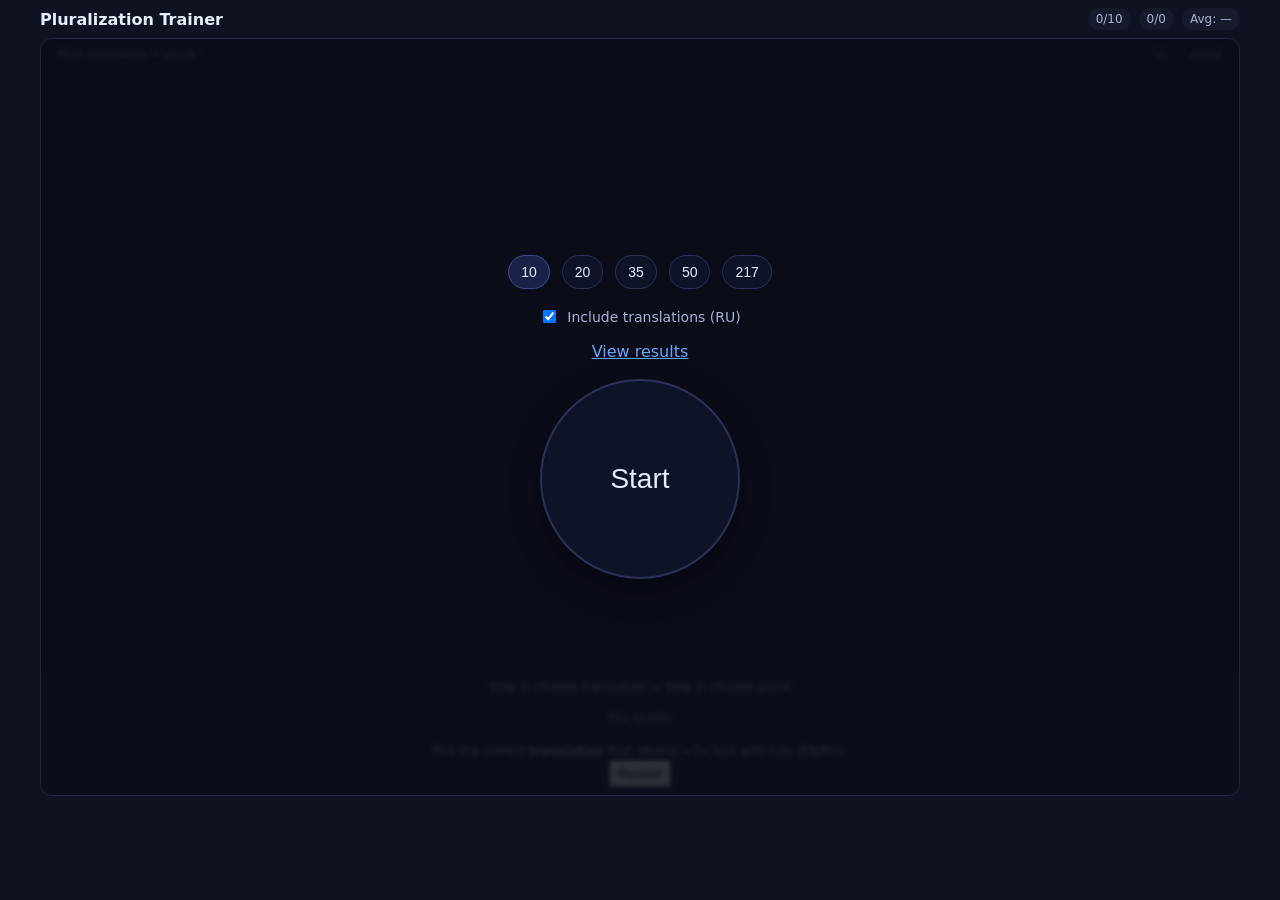
<file: index.html>
<!DOCTYPE html>
<html lang="en">
<head>
<meta charset="utf-8" />
<meta name="viewport" content="width=device-width, initial-scale=1" />
<title>Pluralization Trainer</title>
<style>
  :root{--bg:#0f1220;--card:#171a2b;--text:#e8ecff;--muted:#aab0d6;--accent:#6aa7ff;--bad:#ff6b6b;--good:#36d399}
  html,body{height:100%;margin:0;background:var(--bg);color:var(--text);font-family:Inter,system-ui,Segoe UI,Roboto,Arial}
  .wrap{max-width:1200px;margin:0 auto;padding:8px}
  header{display:flex;align-items:center;justify-content:space-between;gap:8px;margin-bottom:8px}
  h1{font-size:16px;margin:0;flex:1}
  .pill{background:var(--card);padding:4px 8px;border-radius:999px;font-size:12px;color:var(--muted)}
  .board{position:relative;height:84vh;min-height:560px;border:1px solid #242743;border-radius:12px;overflow:hidden;display:flex;flex-direction:column}
  .cloud{position:relative;flex:1;min-height:360px}
  .badge{position:absolute;top:6px;left:8px;background:#0e1328;border:1px solid #27305a;color:var(--muted);font-size:11px;padding:2px 8px;border-radius:999px;z-index:2}
  .status{position:absolute;top:6px;right:8px;display:flex;gap:6px;z-index:2}
  .status .s{background:#0e1328;border:1px solid #27305a;color:var(--muted);font-size:11px;padding:2px 8px;border-radius:999px}
  .status .ok{color:var(--good);border-color:#1f5a47}
  .cloud.locked{filter:grayscale(0.2) opacity(0.8)}
  .overlay{pointer-events:auto;position:absolute;inset:0;display:none}
  .overlay.show{display:block}
  .target{padding:6px;background:var(--card);border-top:1px solid #242743;display:flex;flex-direction:column;align-items:center}
  .word{font-size:20px;font-weight:bold}
  .small{font-size:12px;color:var(--muted)}
  .opt{position:absolute;padding:8px 12px;border-radius:12px;background:#141830;user-select:none;white-space:nowrap;transition:transform .15s ease, box-shadow .15s ease, opacity .2s ease}
  .opt .tag{font-size:10px;opacity:.7;margin-left:6px}
  .float{animation:float 8s ease-in-out infinite;will-change:transform}
  @keyframes float{0%{transform:translate(0,0)}50%{transform:translate(var(--dx,6px),var(--dy,6px))}100%{transform:translate(0,0)}}
  .msg{font-size:12px;color:var(--muted);margin-top:4px;max-width:1000px;text-align:center}
  .msg.bad{color:var(--bad)}
  .msg.good{color:var(--good)}
  .count{font-weight:700;margin-left:6px}
  button{padding:4px 8px;margin:2px}
  /* ===== Animations ===== */
  .opt.yay{animation:pop .45s ease-out}
  @keyframes pop{0%{transform:scale(1)}40%{transform:scale(1.18)}100%{transform:scale(1)}}
  .opt.nay{animation:shake .45s ease}
  @keyframes shake{0%,100%{transform:translateX(0)}15%{transform:translateX(-6px)}30%{transform:translateX(6px)}45%{transform:translateX(-5px)}60%{transform:translateX(5px)}75%{transform:translateX(-3px)}}
  .opt.flash-good{box-shadow:0 0 0 0 rgba(54,211,153,.6);animation:goodglow .6s ease}
  @keyframes goodglow{to{box-shadow:0 0 30px 12px rgba(54,211,153,0)}}
  .opt.flash-bad{box-shadow:0 0 0 0 rgba(255,107,107,.7);animation:badglow .6s ease}
  @keyframes badglow{to{box-shadow:0 0 30px 12px rgba(255,107,107,0)}}
  /* Negative smile overlay */
  .neg-smile{position:absolute;inset:0;display:flex;align-items:center;justify-content:center;font-size:5vw;color:var(--bad);pointer-events:none;opacity:0;transform:scale(0);transition:transform 1s ease, opacity 1s ease;z-index:1000}
  .neg-smile.show{opacity:0.8;transform:scale(10)}
  /* Fireworks (correct) */
  .fx{position:absolute;pointer-events:none;left:0;top:0;transform:translate(-50%,-50%);z-index:900}
  .fx i{position:absolute;width:6px;height:6px;border-radius:50%;opacity:0;animation:explode .8s ease-out forwards}
  .fx.ok i{background:var(--good)}
  @keyframes explode{0%{opacity:1;transform:rotate(calc(var(--a)*1deg)) translate(0) scale(1)}80%{opacity:.9}100%{opacity:0;transform:rotate(calc(var(--a)*1deg)) translate(var(--d)) scale(.6)}}
  /* Hide animation for non-selected after solve */
  .vanish{animation:vanish .25s ease forwards}
  @keyframes vanish{to{opacity:0;transform:scale(.9)}}
  /* Play button */
  .playbtn{margin-top:4px; font-size:16px; padding:10px 18px; border-radius:999px; border:1px solid #2b3157; background:#121630; color:var(--text); cursor:pointer}
  .playbtn:disabled{opacity:.5; cursor:not-allowed}
  /* Start screen */
  .start-overlay{position:absolute;inset:0;display:flex;align-items:center;justify-content:center;background:rgba(10,12,24,.85);backdrop-filter:blur(2px);z-index:1200}
  .start-panel{display:flex;flex-direction:column;gap:16px;align-items:center}
  .start-btn{width:200px;height:200px;border-radius:50%;border:2px solid #2b3157;background:#0e1328;color:var(--text);font-size:28px;cursor:pointer;display:flex;align-items:center;justify-content:center;box-shadow:0 10px 30px rgba(0,0,0,.35)}
  .start-btn:active{transform:scale(.98)}
  .row{display:flex;gap:8px;flex-wrap:wrap;justify-content:center}
  .chip{border:1px solid #2b3157;background:#0e1328;color:var(--text);padding:8px 12px;border-radius:999px;cursor:pointer;font-size:14px}
  .chip[aria-pressed="true"]{background:#1a2247;border-color:#3c4b93}
  .chip[disabled]{opacity:.45;cursor:not-allowed}
  .toggle{display:flex;align-items:center;gap:8px;color:var(--muted);font-size:14px}
  .link{color:var(--accent);cursor:pointer;text-decoration:underline}
</style>
</head>
<body>
<div class="wrap">
  <header>
    <h1>Pluralization Trainer</h1>
    <div class="pill" id="round">0/10</div>
    <div class="pill" id="score">0/0</div>
    <div class="pill" id="avg">Avg: —</div>
  </header>
  <div class="board" id="board">
    <div class="cloud" id="cloud">
      <div class="badge" id="badge">Find: translation → plural</div>
      <div class="status" id="status"><div class="s" id="sRu">ru</div><div class="s" id="sForm">plural</div></div>
    </div>
    <div class="overlay" id="overlay" aria-hidden="true"></div>
    <div class="neg-smile" id="negSmile">☹️</div>
    <!-- Start overlay -->
    <div class="start-overlay" id="startOverlay">
      <div class="start-panel" id="startPanel">
        <div class="row" id="countRow" aria-label="Word count">
          <button class="chip" data-n="10" aria-pressed="true">10</button>
          <button class="chip" data-n="20">20</button>
          <button class="chip" data-n="35">35</button>
          <button class="chip" data-n="50">50</button>
          <button class="chip" data-n="all" id="chipAll">All</button>
        </div>
        <label class="toggle"><input type="checkbox" id="toggleRu" checked /> Include translations (RU)</label>
        <div class="row">
          <span class="link" id="viewResultsLink">View results</span>
        </div>
        <button class="start-btn" id="startBtn">Start</button>
      </div>
    </div>
    <div class="target">
      <div class="small" id="direction">Step 1: choose translation → Step 2: choose plural</div>
      <button class="playbtn" id="playBtn" title="Play pronunciation" aria-label="Play pronunciation">Repeat</button>
      <div class="msg" id="tip">Pick the correct <b>translation</b> first. Wrong = 5s lock with rule (EN/RU).</div>
      <div>
        <button id="restart">Restart</button>
      </div>
    </div>
  </div>
</div>
<script>
// Short aliases for DOM lookups
const ge = id => document.getElementById(id);
const qs = sel => document.querySelector(sel);

// dataset index constants
const S=0,P=1,R=2,RU=3;
// Article helpers for singular speech
const UNCT = new Set(['ice','offspring']);
function needsArticle(w){ if(!w) return false; const x=w.toLowerCase(); return !UNCT.has(x); }
function pickArticle(w){ const x=(w||'').toLowerCase(); if(!needsArticle(x)) return ''; if(/^(honest|honor|honour|hour)/.test(x)) return 'an'; if(/^one/.test(x)) return 'a'; if(/^u[bcdfghjklmnpqrstvwxyz]/.test(x)) return 'a'; if(/^[aeiou]/.test(x)) return 'an'; return 'a'; }
function withArticle(w){ const a=pickArticle(w); return a? a+' '+w : w; }

// ---------------- Rules ----------------
const RULES = {
  addS: { en: "Regular nouns add -s (book → books).", ru: "Обычные существительные образуют множественное число с помощью -s (book → books)." },
  yToIes: { en: "Consonant + y → ies (city → cities).", ru: "Согласная + y → ies (city → cities)." },
  sibilantEs: { en: "Ends in s, x, z, ch, sh → add -es (bus → buses).", ru: "Окончание на s, x, z, ch, sh → добавляется -es (bus → buses)." },
  fToVes: { en: "-f/-fe → -ves (wife → wives, knife → knives).", ru: "Окончания -f/-fe меняются на -ves (wife → wives, knife → knives)." },
  oEs: { en: "Some -o nouns take -es (tomato → tomatoes); many take -s (photo → photos).", ru: "Некоторые слова на -o получают -es (tomato → tomatoes); многие — только -s (photo → photos)." },
  invariant: { en: "Same form in singular and plural (fish → fish, series → series).", ru: "Форма ед. и мн. числа совпадает (fish → fish, series → series)." },
  irregular: { en: "Irregular change (man → men, mouse → mice, person → people).", ru: "Неправильное образование (man → men, mouse → mice, person → people)." },
  latinGreek: { en: "Classical plural (analysis → analyses, criterion → criteria).", ru: "Классические формы (analysis → analyses, criterion → criteria)." },
  translation: { en: "Choose the correct Russian translation of the noun (meaning).", ru: "Выберите правильный перевод существительного на русский язык."}
};

// ---------------- Unified dataset: WORDS ----------------
// Each item now is an array: [singular, plural, ruleKey, russian]
const WORDS = [
  // Irregulars
  ['man','men','irregular','мужчина'],
  ['woman','women','irregular','женщина'],
  ['child','children','irregular','ребёнок'],
  ['person','people','irregular','человек'],
  ['mouse','mice','irregular','мышь'],
  ['foot','feet','irregular','ступня'],
  ['tooth','teeth','irregular','зуб'],
  ['goose','geese','irregular','гусь'],
  // f/fe → ves
  ['leaf','leaves','fToVes','лист'],
  ['wife','wives','fToVes','жена'],
  ['life','lives','fToVes','жизнь'],
  ['knife','knives','fToVes','нож'],
  ['half','halves','fToVes','половина'],
  ['shelf','shelves','fToVes','полка'],
  // Sibilant + es
  ['bus','buses','sibilantEs','автобус'],
  ['box','boxes','sibilantEs','коробка'],
  ['church','churches','sibilantEs','церковь'],
  ['class','classes','sibilantEs','класс'],
  ['glass','glasses','sibilantEs','стакан'],
  ['watch','watches','sibilantEs','часы'],
  ['match','matches','sibilantEs','спичка'],
  ['beach','beaches','sibilantEs','пляж'],
  ['dress','dresses','sibilantEs','платье'],
  ['kiss','kisses','sibilantEs','поцелуй'],
  // y → ies
  ['city','cities','yToIes','город'],
  ['story','stories','yToIes','рассказ'],
  ['baby','babies','yToIes','младенец'],
  ['berry','berries','yToIes','ягода'],
  ['lady','ladies','yToIes','дама'],
  ['country','countries','yToIes','страна'],
  ['family','families','yToIes','семья'],
  ['party','parties','yToIes','вечеринка'],
  ['body','bodies','yToIes','тело'],
  ['library','libraries','yToIes','библиотека'],
  ['sky','skies','yToIes','небо'],
  // -o words
  ['tomato','tomatoes','oEs','помидор'],
  ['potato','potatoes','oEs','картофель'],
  ['hero','heroes','oEs','герой'],
  ['echo','echoes','oEs','эхо'],
  ['mango','mangoes','oEs','манго'],
  ['volcano','volcanoes','oEs','вулкан'],
  ['photo','photos','addS','фото'],
  ['piano','pianos','addS','пианино'],
  ['radio','radios','addS','радио'],
  ['video','videos','addS','видео'],
  ['zoo','zoos','addS','зоопарк'],
  ['kangaroo','kangaroos','addS','кенгуру'],
  ['zero','zeros','addS','ноль'],
  // Invariant (zero-plural)
  ['fish','fish','invariant','рыба'],
  ['sheep','sheep','invariant','овца'],
  ['deer','deer','invariant','олень'],
  ['species','species','invariant','вид'],
  ['series','series','invariant','серия'],
  ['aircraft','aircraft','invariant','самолёт'],
  ['salmon','salmon','invariant','лосось'],
  ['trout','trout','invariant','форель'],
  ['swine','swine','invariant','свинья'],
  ['moose','moose','invariant','лось'],
  ['bison','bison','invariant','бизон'],
  ['offspring','offspring','invariant','потомство'],
  ['ice','ice','invariant','лёд'],
  // Regular addS (sample)
  ['book','books','addS','книга'],
  ['cat','cats','addS','кошка'],
  ['dog','dogs','addS','собака'],
  ['car','cars','addS','машина'],
  ['pen','pens','addS','ручка'],
  ['house','houses','addS','дом'],
  ['tree','trees','addS','дерево'],
  ['flower','flowers','addS','цветок'],
  ['river','rivers','addS','река'],
  ['school','schools','addS','школа'],
  ['chair','chairs','addS','стул'],
  ['desk','desks','addS','письменный стол'],
  ['shoe','shoes','addS','туфля'],
  ['door','doors','addS','дверь'],
  ['hat','hats','addS','шляпа'],
  ['apple','apples','addS','яблоко'],
  ['orange','oranges','addS','апельсин'],
  ['banana','bananas','addS','банан'],
  ['plate','plates','addS','тарелка'],
  ['cup','cups','addS','чашка'],
  ['day','days','addS','день'],
  ['toy','toys','addS','игрушка'],
  ['key','keys','addS','ключ'],
  ['valley','valleys','addS','долина'],
  ['monkey','monkeys','addS','обезьяна'],
  ['donkey','donkeys','addS','осёл'],
  ['boy','boys','addS','мальчик'],
  ['guy','guys','addS','парень'],
  ['holiday','holidays','addS','праздник'],
  ['chimney','chimneys','addS','дымоход'],
  ['journey','journeys','addS','путешествие'],
  ['essay','essays','addS','эссе'],
  ['delay','delays','addS','задержка'],
  ['roof','roofs','addS','крыша'],
  ['bag','bags','addS','сумка'],
  ['ball','balls','addS','мяч'],
  ['bank','banks','addS','банк'],
  ['bed','beds','addS','кровать'],
  ['bell','bells','addS','колокол'],
  ['bike','bikes','addS','велосипед'],
  ['bird','birds','addS','птица'],
  ['boat','boats','addS','лодка'],
  ['bridge','bridges','addS','мост'],
  ['brother','brothers','addS','брат'],
  ['cake','cakes','addS','торт'],
  ['call','calls','addS','звонок'],
  ['cap','caps','addS','кепка'],
  ['card','cards','addS','карта'],
  ['carpet','carpets','addS','ковёр'],
  ['chicken','chickens','addS','курица'],
  ['clock','clocks','addS','часы'],
  ['cloud','clouds','addS','облако'],
  ['coat','coats','addS','пальто'],
  ['color','colors','addS','цвет'],
  ['computer','computers','addS','компьютер'],
  ['cook','cooks','addS','повар'],
  ['dad','dads','addS','папа'],
  ['dance','dances','addS','танец'],
  ['doll','dolls','addS','кукла'],
  ['dream','dreams','addS','сон'],
  ['drink','drinks','addS','напиток'],
  ['ear','ears','addS','ухо'],
  ['egg','eggs','addS','яйцо'],
  ['eye','eyes','addS','глаз'],
  ['face','faces','addS','лицо'],
  ['farm','farms','addS','ферма'],
  ['father','fathers','addS','отец'],
  ['field','fields','addS','поле'],
  ['finger','fingers','addS','палец'],
  ['flag','flags','addS','флаг'],
  ['food','foods','addS','еда'],
  ['friend','friends','addS','друг'],
  ['game','games','addS','игра'],
  ['garden','gardens','addS','сад'],
  ['girl','girls','addS','девочка'],
  ['glove','gloves','addS','перчатка'],
  ['goat','goats','addS','коза'],
  ['grass','grasses','sibilantEs','трава'],
  ['ground','grounds','addS','земля'],
  ['group','groups','addS','группа'],
  ['hand','hands','addS','рука'],
  ['head','heads','addS','голова'],
  ['hill','hills','addS','холм'],
  ['home','homes','addS','дом'],
  ['horse','horses','addS','лошадь'],
  ['hospital','hospitals','addS','больница'],
  ['idea','ideas','addS','идея'],
  ['jam','jams','addS','варенье'],
  ['job','jobs','addS','работа'],
  ['kid','kids','addS','ребёнок'],
  ['king','kings','addS','король'],
  ['lake','lakes','addS','озеро'],
  ['leg','legs','addS','нога'],
  ['letter','letters','addS','письмо'],
  ['lip','lips','addS','губа'],
  ['lock','locks','addS','замок'],
  ['map','maps','addS','карта'],
  ['market','markets','addS','рынок'],
  ['moon','moons','addS','луна'],
  ['mother','mothers','addS','мать'],
  ['mountain','mountains','addS','гора'],
  ['mouth','mouths','addS','рот'],
  ['name','names','addS','имя'],
  ['nest','nests','addS','гнездо'],
  ['night','nights','addS','ночь'],
  ['nose','noses','addS','нос'],
  ['office','offices','addS','офис'],
  ['page','pages','addS','страница'],
  ['pain','pains','addS','боль'],
  ['paper','papers','addS','бумага'],
  ['park','parks','addS','парк'],
  ['pencil','pencils','addS','карандаш'],
  ['picture','pictures','addS','картинка'],
  ['pig','pigs','addS','свинья'],
  ['plane','planes','addS','самолёт'],
  ['plant','plants','addS','растение'],
  ['queen','queens','addS','королева'],
  ['question','questions','addS','вопрос'],
  ['rat','rats','addS','крыса'],
  ['road','roads','addS','дорога'],
  ['rock','rocks','addS','камень'],
  ['room','rooms','addS','комната'],
  ['rose','roses','addS','роза'],
  ['sea','seas','addS','море'],
  ['ship','ships','addS','корабль'],
  ['shirt','shirts','addS','рубашка'],
  ['shop','shops','addS','магазин'],
  ['sister','sisters','addS','сестра'],
  ['snake','snakes','addS','змея'],
  ['son','sons','addS','сын'],
  ['song','songs','addS','песня'],
  ['star','stars','addS','звезда'],
  ['stone','stones','addS','камень'],
  ['street','streets','addS','улица'],
  ['student','students','addS','студент'],
  ['sun','suns','addS','солнце'],
  ['table','tables','addS','стол'],
  ['teacher','teachers','addS','учитель'],
  ['team','teams','addS','команда'],
  ['thing','things','addS','вещь'],
  ['time','times','addS','время'],
  ['town','towns','addS','городок'],
  ['train','trains','addS','поезд'],
  ['tree','trees','addS','дерево'],
  ['way','ways','addS','путь'],
  ['week','weeks','addS','неделя'],
  ['window','windows','addS','окно'],
  ['wood','woods','addS','дерево'],
  ['word','words','addS','слово'],
  ['work','works','addS','работа'],
  ['year','years','addS','год'],
  ['airport','airports','addS','аэропорт'],
  ['airplane','airplanes','addS','самолёт'],
  ['animal','animals','addS','животное'],
  ['answer','answers','addS','ответ'],
  ['artist','artists','addS','художник']
];

// ---------------- Local "DB" (localStorage) ----------------
const DB_KEY = 'pluralTrainerResultsV1';
const ALL_KEY = 'pluralTrainerAllUnlocked';
function isAllUnlocked(){ return localStorage.getItem(ALL_KEY)==='1'; }
function setAllChipState(){
  const btn=ge('chipAll');
  if(!btn) return;
  const n=WORDS.length;
  btn.dataset.n=String(n);
  btn.textContent=String(n);
  btn.removeAttribute('disabled');
  btn.title='Use all words';
}
function loadResults(){ try{ return JSON.parse(localStorage.getItem(DB_KEY) || '[]'); }catch(e){ return []; } }
function saveResult(row){ const all=loadResults(); all.push(row); localStorage.setItem(DB_KEY, JSON.stringify(all)); }
function formatTS(ts){ const d=new Date(ts); const pad=n=>String(n).padStart(2,'0'); return `${d.getFullYear()}-${pad(d.getMonth()+1)}-${pad(d.getDate())} ${pad(d.getHours())}:${pad(d.getMinutes())}`; }
function renderResultsPanel(){ const rows=loadResults().slice().sort((a,b)=>b.ts-a.ts).map(r=>`<tr>
  <td>${formatTS(r.ts)}</td>
  <td style="text-align:right">${r.words}</td>
  <td style="text-align:right">${r.raw}/${r.rawMax}</td>
  <td style="text-align:right">×${r.mult}</td>
  <td style="text-align:right"><b>${r.final}</b></td>
  <td style="text-align:right">${r.correct}/${r.total}</td>
  <td>${r.mode}</td>
  <td style="text-align:right">${r.avg.toFixed(2)}s</td>
</tr>`).join('') || `<tr><td colspan="8" style="text-align:center;color:#aab0d6">No saved results yet</td></tr>`;
  return `
  <h2 style="margin:6px 0 6px 0; font-size:22px">Saved Results</h2>
  <div style="max-height:48vh; overflow:auto; width:min(820px, 92vw); background:#0e1328; border:1px solid #27305a; border-radius:12px; padding:8px; margin-top:4px">
    <table style="width:100%; border-collapse:collapse; font-size:14px">
      <thead><tr>
        <th style="text-align:left;padding:6px">Date</th>
        <th style="text-align:right;padding:6px">Words</th>
        <th style="text-align:right;padding:6px">Raw</th>
        <th style="text-align:right;padding:6px">Mult</th>
        <th style="text-align:right;padding:6px">Final</th>
        <th style="text-align:right;padding:6px">Score</th>
        <th style="text-align:left;padding:6px">Mode</th>
        <th style="text-align:right;padding:6px">Avg time</th>
      </tr></thead>
      <tbody>${rows}</tbody>
    </table>
  </div>`;
}

// ---------------- Game logic ----------------
let questions=[], round=0, locked=false, lockTimer=null, remaining=0; let stageStart=0; const stageTimes=[];
let formDone=false, ruDone=false, stageHadError=false;
let formErr=false, ruErr=false;
let points=0; // plural +1, translation +2 (only if that part had no error)
const errorStats = new Map(); // rule -> {count, words:[]}
function recordError(rule, word){ const key=rule||'addS'; const e=errorStats.get(key)||{count:0, words:[]}; e.count++; if(!e.words.includes(word) && e.words.length<2) e.words.push(word); errorStats.set(key,e);} 
let correctCount=0, totalCount=0; // score model: correct/total
const cloud=ge('cloud');
const playBtn=ge('playBtn');
let sForm=ge('sForm'), sRu=ge('sRu');
const overlay=ge('overlay'), tip=ge('tip'), dir=ge('direction'), restartBtn=ge('restart'), negSmile=ge('negSmile');
const startOverlay=ge('startOverlay');
const startBtn=ge('startBtn');
const countRow=ge('countRow');
const toggleRu=ge('toggleRu');
const badge=ge('badge');
const statusBar=ge('status');
const startPanel=ge('startPanel');
const viewResultsLink=ge('viewResultsLink');
let currentWord = '';
var ttsVoice = null;
let sampleSize = 10; // default matches selected chip
let includeTranslations = true; // toggle

function shuffle(a){for(let i=a.length-1;i>0;i--){const j=Math.floor(Math.random()*(i+1));[a[i],a[j]]=[a[j],a[i]];}return a;}
function layoutOptions(container,nodes){const n=nodes.length,cols=Math.ceil(Math.sqrt(n)),rows=Math.ceil(n/cols);const cw=container.clientWidth/cols,ch=Math.max(container.clientHeight/rows,60);const cells=[];for(let r=0;r<rows;r++) for(let c=0;c<cols;c++) cells.push({r,c});shuffle(cells);nodes.forEach((el,i)=>{const {r,c}=cells[i];const pad=10;const x=c*cw+pad+Math.random()*(cw-el.offsetWidth-2*pad);const y=r*ch+pad+Math.random()*(ch-el.offsetHeight-2*pad);el.style.left=x+'px';el.style.top=y+'px';el.style.setProperty('--dx',(3+Math.random()*6)+'px');el.style.setProperty('--dy',(3+Math.random()*6)+'px');el.style.animationDelay=(-Math.random()*8)+'s';});}
function showNegSmile(){negSmile.classList.add('show');setTimeout(()=>negSmile.classList.remove('show'),1000);} 
function animateChoice(el,ok){
  el.classList.remove('yay','nay','flash-good','flash-bad');
  void el.offsetWidth; el.classList.add(ok? 'yay':'nay');
  el.classList.add(ok? 'flash-good':'flash-bad');
  if(ok){
    const r = el.getBoundingClientRect();
    const base = cloud.getBoundingClientRect();
    const cx = r.left - base.left + r.width/2;
    const cy = r.top  - base.top  + r.height/2;
    const fx = document.createElement('div'); fx.className = 'fx ok'; fx.style.left = cx + 'px'; fx.style.top  = cy + 'px';
    const particles = 18;
    for(let i=0;i<particles;i++){ const p = document.createElement('i'); p.style.setProperty('--a', (360/particles)*i); p.style.setProperty('--d', (40 + Math.random()*26) + 'px'); fx.appendChild(p);} cloud.appendChild(fx); setTimeout(()=>fx.remove(), 900);
  } else { showNegSmile(); }
}
function setLocked(v,seconds=0,ruleKey=''){
  locked=v; restartBtn.disabled=v; overlay.className=v?'overlay show':'overlay'; cloud.classList.toggle('locked',v);
  if(v){ remaining=seconds; tip.className='msg bad';
    const update=()=>{ const r=RULES[ruleKey]||RULES.addS; tip.innerHTML=`<b>Rule (EN):</b> ${r.en} · <b>Правило (RU):</b> ${r.ru} · <span class=\"count\">${remaining}s</span>`; remaining--; if(remaining<0){ clearInterval(lockTimer); setLocked(false); tip.className='msg'; tip.textContent='Time is up. Try again.'; } };
    update(); lockTimer=setInterval(update,1000);
  }else{ if(lockTimer) clearInterval(lockTimer); }
}
function keepOnlyType(type, selected){
  cloud.querySelectorAll('.opt').forEach(n=>{ if(n!==selected && n.dataset.type===type){ n.classList.add('vanish'); setTimeout(()=>n.remove(),220); } });
  if(type==='ru'){ if(sRu){ sRu.classList.add('ok'); sRu.textContent='ru ✓'; } tip.textContent='Now choose the plural form.'; }
  if(type==='form'){ if(sForm){ sForm.classList.add('ok'); sForm.textContent='plural ✓'; } }
}

// ---- options builders ----
function makeWrongForms(w){
  const wrong = new Set(); const correct = w[P].toLowerCase(); const add = (s)=>{ if(s && s.toLowerCase()!==correct) wrong.add(s); };
  add(w[S]+'s'); add(w[S]+'es'); if(/[^aeiou]y$/i.test(w[S])) add(w[S]+'ys'); if(/(f|fe)$/i.test(w[S])) add(w[S].replace(/fe$/,'fes').replace(/f$/,'fs')); add(w[S]+'x'); add(w[S]+'iz'); add(w[S]+'is');
  return Array.from(wrong);
}
function buildFormOptionsOnly(w){
  const forms = new Set([w[S], w[P], ...makeWrongForms(w)]);
  const arr = Array.from(forms);
  return shuffle(arr.map(t=>({type:'form', text:t})).slice(0,7));
}
// 10 translation options (1 correct + 9 wrong)
function buildRuOptionsOnly(w){
  const ruSet = new Set([w[RU]]);
  const pool = WORDS.map(x=>x[RU]).filter(x=>x && x!==w[RU]);
  while(ruSet.size<10 && pool.length){ ruSet.add(pool[Math.floor(Math.random()*pool.length)]); }
  while(ruSet.size<10){ ruSet.add('—'); }
  return shuffle(Array.from(ruSet).slice(0,10).map(t=>({type:'ru', text:t})));
}

// ---- render steps ----
function renderTranslations(w){
  const opts = buildRuOptionsOnly(w); const els=[]; const seen=new Set();
  opts.forEach(o=>{ const key=(o.type+'|'+o.text).toLowerCase(); if(seen.has(key)) return; seen.add(key);
    const d=document.createElement('div'); d.className='opt float'; d.dataset.type=o.type; d.textContent=o.text; cloud.appendChild(d); els.push(d);
    d.onclick=()=>{ if(locked||ruDone) return; const ok=(o.text===w[RU]); animateChoice(d,ok);
      if(ok){ if(!ruErr) points += 2; ruDone=true; keepOnlyType('ru', d); renderForms(w); }
      else { ruErr=true; stageHadError=true; totalCount++; updateHUD(); recordError('translation', w[S]);
        // remove 3 wrong translations; must include the clicked wrong option
        const ruNodes = Array.from(cloud.querySelectorAll('.opt')).filter(el=>el.dataset.type==='ru');
        const wrongs = ruNodes.filter(el=>el.textContent !== w[RU]);
        const others = wrongs.filter(el=>el!==d);
        shuffle(others);
        const toRemove = [d, ...others.slice(0,2)].filter(Boolean);
        toRemove.forEach(el=>el.remove());
        const remainingRu = Array.from(cloud.querySelectorAll('.opt')).filter(el=>el.dataset.type==='ru');
        requestAnimationFrame(()=>layoutOptions(cloud, remainingRu));
        setLocked(true,5,'translation'); }
    };
  });
  requestAnimationFrame(()=>layoutOptions(cloud,els));
}
function renderForms(w){
  if(formDone) return;
  const opts = buildFormOptionsOnly(w); const els=[]; const seen=new Set();
  opts.forEach(o=>{ const key=(o.type+'|'+o.text).toLowerCase(); if(seen.has(key)) return; seen.add(key);
    const d=document.createElement('div'); d.className='opt float'; d.dataset.type=o.type; d.textContent=o.text; cloud.appendChild(d); els.push(d);
    d.onclick=()=>{ if(locked||formDone) return; const ok=(o.text.toLowerCase()===w[P].toLowerCase()); animateChoice(d,ok);
      if(ok){ if(!formErr) points += 1; formDone=true; keepOnlyType('form', d); practicePronunciation(w); }
      else { formErr=true; stageHadError=true; totalCount++; updateHUD(); const keyRule=(RULES[w[R]]?w[R]:(w[S]===w[P]?'invariant':'addS')); recordError(keyRule, w[S]); setLocked(true,5,keyRule); }
    };
  });
  requestAnimationFrame(()=>layoutOptions(cloud,els));
}

function spawn(){
  // header/status per mode
  cloud.innerHTML = '';
  if(includeTranslations){
    cloud.innerHTML = '<div class="badge">Find: translation → plural</div><div class="status"><div class="s" id="sRu">ru</div><div class="s" id="sForm">plural</div></div>';
  } else {
    cloud.innerHTML = '<div class="badge">Find: plural</div><div class="status"><div class="s" id="sForm">plural</div></div>';
  }
  sRu=ge('sRu'); sForm=ge('sForm');
  formDone=false; ruDone=!includeTranslations; stageHadError=false; formErr=false; ruErr=false;
  const w=questions[round]; currentWord = w[S];
  if(includeTranslations){ renderTranslations(w); tip.textContent='Pick the correct translation first.'; dir.textContent='Step 1: choose translation → Step 2: choose plural'; }
  else { renderForms(w); tip.textContent='Pick the correct plural form.'; dir.textContent='Choose plural'; }
  stageStart = performance.now();
  autoSpeakNext();
}

function maybeNext(delayMs=700){
  if(formDone && ruDone){
    const took = (performance.now() - stageStart) / 1000; stageTimes.push(took);
    if(!stageHadError){ correctCount++; }
    updateHUD();
    tip.className='msg good'; tip.textContent=`Stage solved. ${stageHadError? 'Error made → no credit.' : 'Perfect! +1'} · Time: ${took.toFixed(2)}s · Avg: ${avgTime().toFixed(2)}s`;
    setTimeout(()=>{ round++; if(round>=questions.length){ showFinal(); return; } updateHUD(); spawn(); }, 700);
  }
}

function avgTime(){ if(stageTimes.length===0) return 0; return stageTimes.reduce((a,b)=>a+b,0)/stageTimes.length; }
function updateHUD(){ ge('round').textContent=(Math.min(round+1, sampleSize))+'/'+sampleSize; ge('avg').textContent = stageTimes.length? `Avg: ${avgTime().toFixed(2)}s` : 'Avg: —'; ge('score').textContent = `${correctCount}/${totalCount}`; }

function seedQuestions(){
  // Stratified sampling: ensure at least one word from every rule group present in WORDS
  const byRule = WORDS.reduce((acc,w)=>{ (acc[w[R]] ||= []).push(w); return acc; }, {});
  const rules = Object.keys(byRule);
  // 1) mandatory: one random from each rule
  const picks = [];
  rules.forEach(rule=>{ const arr = byRule[rule]; picks.push(arr[Math.floor(Math.random()*arr.length)]); });
  // 2) fill the rest randomly from remaining pool
  const taken = new Set(picks);
  const restPool = WORDS.filter(w=>!taken.has(w));
  shuffle(restPool);
  const need = Math.max(0, sampleSize - picks.length);
  const more = restPool.slice(0, need);
  questions = shuffle([...picks, ...more]).slice(0, sampleSize);
}

function beginGame(){ correctCount=0; totalCount=sampleSize; round=0; stageTimes.length=0; points=0; errorStats.clear(); seedQuestions(); updateHUD(); startOverlay.style.display='none'; playBtn.textContent='Repeat'; spawn(); }

// Helpers to reflect selected count before starting
function getSelectedCount(){ const el = countRow.querySelector('.chip[aria-pressed="true"]'); if(!el) return 10; return parseInt(el.dataset.n,10)||10; }
function setIdleRoundPill(){ ge('round').textContent = '0/'+getSelectedCount(); }
setIdleRoundPill();
setAllChipState();

// ----- Start screen interactions -----
countRow.addEventListener('click',(e)=>{
  const b=e.target.closest('button.chip'); if(!b || b.hasAttribute('disabled')) return;
  [...countRow.querySelectorAll('.chip')].forEach(x=>x.setAttribute('aria-pressed','false'));
  b.setAttribute('aria-pressed','true');
  sampleSize=parseInt(b.dataset.n,10)||10;
  setIdleRoundPill();
});

// Show saved results from start screen
viewResultsLink.addEventListener('click',()=>{
  startOverlay.style.display='flex';
  startPanel.innerHTML = `
    ${renderResultsPanel()}
    <div class="row" style="margin-top:8px">
      <button class="start-btn" id="startBtn">Start</button>
    </div>`;
  // re-bind start button after replacing panel content
  ge('startBtn').addEventListener('click', startClick);
});

// Start button with 3→1 countdown
function startClick(){
  includeTranslations = !!toggleRu.checked;
  sampleSize = getSelectedCount();
  if(includeTranslations){ badge.textContent='Find: translation → plural'; dir.textContent='Step 1: choose translation → Step 2: choose plural'; tip.textContent='Pick the correct translation first.'; }
  else { badge.textContent='Find: plural'; dir.textContent='Choose plural'; tip.textContent='Pick the correct plural form.'; }
  let n=3; const btn=ge('startBtn'); btn.textContent=n; btn.disabled=true; const iv=setInterval(()=>{ n--; btn.textContent=n>0? n : '…'; if(n<=0){ clearInterval(iv); beginGame(); } }, 700);
}
startBtn.addEventListener('click', startClick);

ge('restart').onclick=()=>{ if(locked) return; startOverlay.style.display='flex'; const panelHTML = `
  <div class="row" id="countRow" aria-label="Word count">
    <button class="chip" data-n="10" aria-pressed="true">10</button>
    <button class="chip" data-n="20">20</button>
    <button class="chip" data-n="35">35</button>
    <button class="chip" data-n="50">50</button>
  </div>
  <label class="toggle"><input type="checkbox" id="toggleRu" checked /> Include translations (RU)</label>
  <div class="row"><span class="link" id="viewResultsLink">View results</span></div>
  <button class="start-btn" id="startBtn">Start</button>`;
  startPanel.innerHTML = panelHTML;
  // rebind
  window.location.reload();
};

// ---- TTS (Web Speech API) ----
function pickVoice(){ const voices = window.speechSynthesis ? speechSynthesis.getVoices() : []; if(!voices || !voices.length) return null; const preferred = voices.find(v=>/^en\-US/i.test(v.lang)) || voices.find(v=>/^en\-GB/i.test(v.lang)); return preferred || voices.find(v=>/^en/i.test(v.lang)) || voices[0]; }
function updateVoice(){ ttsVoice = pickVoice(); playBtn.disabled = !ttsVoice; playBtn.textContent = ttsVoice? 'Repeat' : 'No audio'; }
function speakCurrent(){ if(!('speechSynthesis' in window)) return; if(!ttsVoice) updateVoice(); if(!ttsVoice || !currentWord) return; const u = new SpeechSynthesisUtterance(withArticle(currentWord)); u.voice = ttsVoice; u.lang = ttsVoice.lang || 'en-US'; speechSynthesis.cancel(); speechSynthesis.speak(u); playBtn.textContent = 'Repeat'; }
function speakText(txt){ if(!('speechSynthesis' in window)) return; if(!ttsVoice) updateVoice(); if(!ttsVoice || !txt) return; const u=new SpeechSynthesisUtterance(txt); u.voice=ttsVoice; u.lang=ttsVoice.lang||'en-US'; speechSynthesis.cancel(); speechSynthesis.speak(u); }
function autoSpeakNext(){ if(!('speechSynthesis' in window)) return; if(!ttsVoice){ updateVoice(); if(!ttsVoice){ const once = ()=>{ speechSynthesis.onvoiceschanged = null; updateVoice(); if(ttsVoice) speakCurrent(); }; speechSynthesis.onvoiceschanged = once; return; } } setTimeout(speakCurrent, 50); }
if('speechSynthesis' in window){ speechSynthesis.onvoiceschanged = updateVoice; updateVoice(); playBtn.addEventListener('click',()=>{ speakCurrent(); }); } else { playBtn.disabled = true; playBtn.textContent = 'No audio'; }

// After correct plural: play plural, wait 500ms, then continue
function practicePronunciation(w){ speakText(w[P]); setTimeout(()=>{ maybeNext(0); }, 500); }

// ---- Final screen ----
function showFinal(){
  const multiplier = sampleSize/6; // 1/6 * N
  const scaled = Math.floor(points * multiplier);
  const entries = Array.from(errorStats.entries()).sort((a,b)=>b[1].count - a[1].count);
  let rows = entries.filter(([_,v])=>v.count>0).map(([rule,v])=>{
    const ex = v.words && v.words.length? ` (${v.words.slice(0,2).join(', ')})` : '';
    return `<tr><td>${rule}</td><td style=\"text-align:right\">${v.count}</td><td>${ex}</td></tr>`;
  }).join('');
  if(!rows) rows = `<tr><td colspan=\"3\" style=\"text-align:center;color:#aab0d6\">No errors 🎉</td></tr>`;
  const rawMax = sampleSize*3; // 2 (ru) + 1 (form)

  // Save to local DB
  saveResult({
    ts: Date.now(),
    words: sampleSize,
    raw: points,
    rawMax,
    mult: +multiplier.toFixed(2),
    final: scaled,
    correct: correctCount,
    total: totalCount,
    mode: includeTranslations? 'Translation+Plural' : 'Plural only',
    avg: +avgTime().toFixed(2)
  });

  startOverlay.style.display='flex';
  startOverlay.querySelector('.start-panel').innerHTML = `
    <div class=\"pill\">Words: ${sampleSize}</div>
    <h2 style=\"margin:6px 0 0 0; font-size:24px\">Result</h2>
    <div style=\"display:flex; gap:8px; flex-wrap:wrap; justify-content:center\">
      <div class=\"pill\">Raw points: <b>${points}</b> / ${rawMax}</div>
      <div class=\"pill\">Multiplier: × ${multiplier.toFixed(2)}</div>
      <div class=\"pill\">Final score: <b>${scaled}</b></div>
      <div class=\"pill\">Avg time: ${avgTime().toFixed(2)}s</div>
    </div>
    <div style=\"max-height:40vh; overflow:auto; width:min(680px, 92vw); background:#0e1328; border:1px solid #27305a; border-radius:12px; padding:8px; margin-top:8px\">
      <table style=\"width:100%; border-collapse:collapse; font-size:14px\">
        <thead><tr><th style=\"text-align:left;padding:6px\">Rule</th><th style=\"text-align:right;padding:6px\">Errors</th><th style=\"text-align:left;padding:6px\">Examples</th></tr></thead>
        <tbody>${rows}</tbody>
      </table>
    </div>
    <div class=\"row\" style=\"margin-top:8px\">
      <button class=\"chip\" id=\"againBtn\">Again</button>
      <button class=\"chip\" id=\"seeResultsBtn\">See saved results</button>
    </div>`;
  const againBtn = ge('againBtn');
  const seeBtn = ge('seeResultsBtn');
  againBtn.addEventListener('click', ()=>{ startBtn.disabled=false; startBtn.textContent='Start'; setIdleRoundPill(); startOverlay.querySelector('.start-panel').innerHTML = `
        <div class=\"row\" id=\"countRow\" aria-label=\"Word count\">
          <button class=\"chip\" data-n=\"10\" aria-pressed=\"true\">10<\/button>
          <button class=\"chip\" data-n=\"20\">20<\/button>
          <button class=\"chip\" data-n=\"35\">35<\/button>
          <button class=\"chip\" data-n=\"50\">50<\/button>
        <\/div>
        <label class=\"toggle\"><input type=\"checkbox\" id=\"toggleRu\" checked \/> Include translations (RU)<\/label>
        <div class=\"row\"><span class=\"link\" id=\"viewResultsLink\">View results<\/span><\/div>
        <button class=\"start-btn\" id=\"startBtn\">Start<\/button>`;
    window.location.reload();
  });
  seeBtn.addEventListener('click',()=>{
    const panel = startOverlay.querySelector('.start-panel');
    panel.innerHTML = renderResultsPanel()+`<div class=\"row\" style=\"margin-top:8px\"><button class=\"start-btn\" id=\"startBtn\">Start<\/button><\/div>`;
    ge('startBtn').addEventListener('click', startClick);
  });
}
</script>
</body>
</html>
</file>
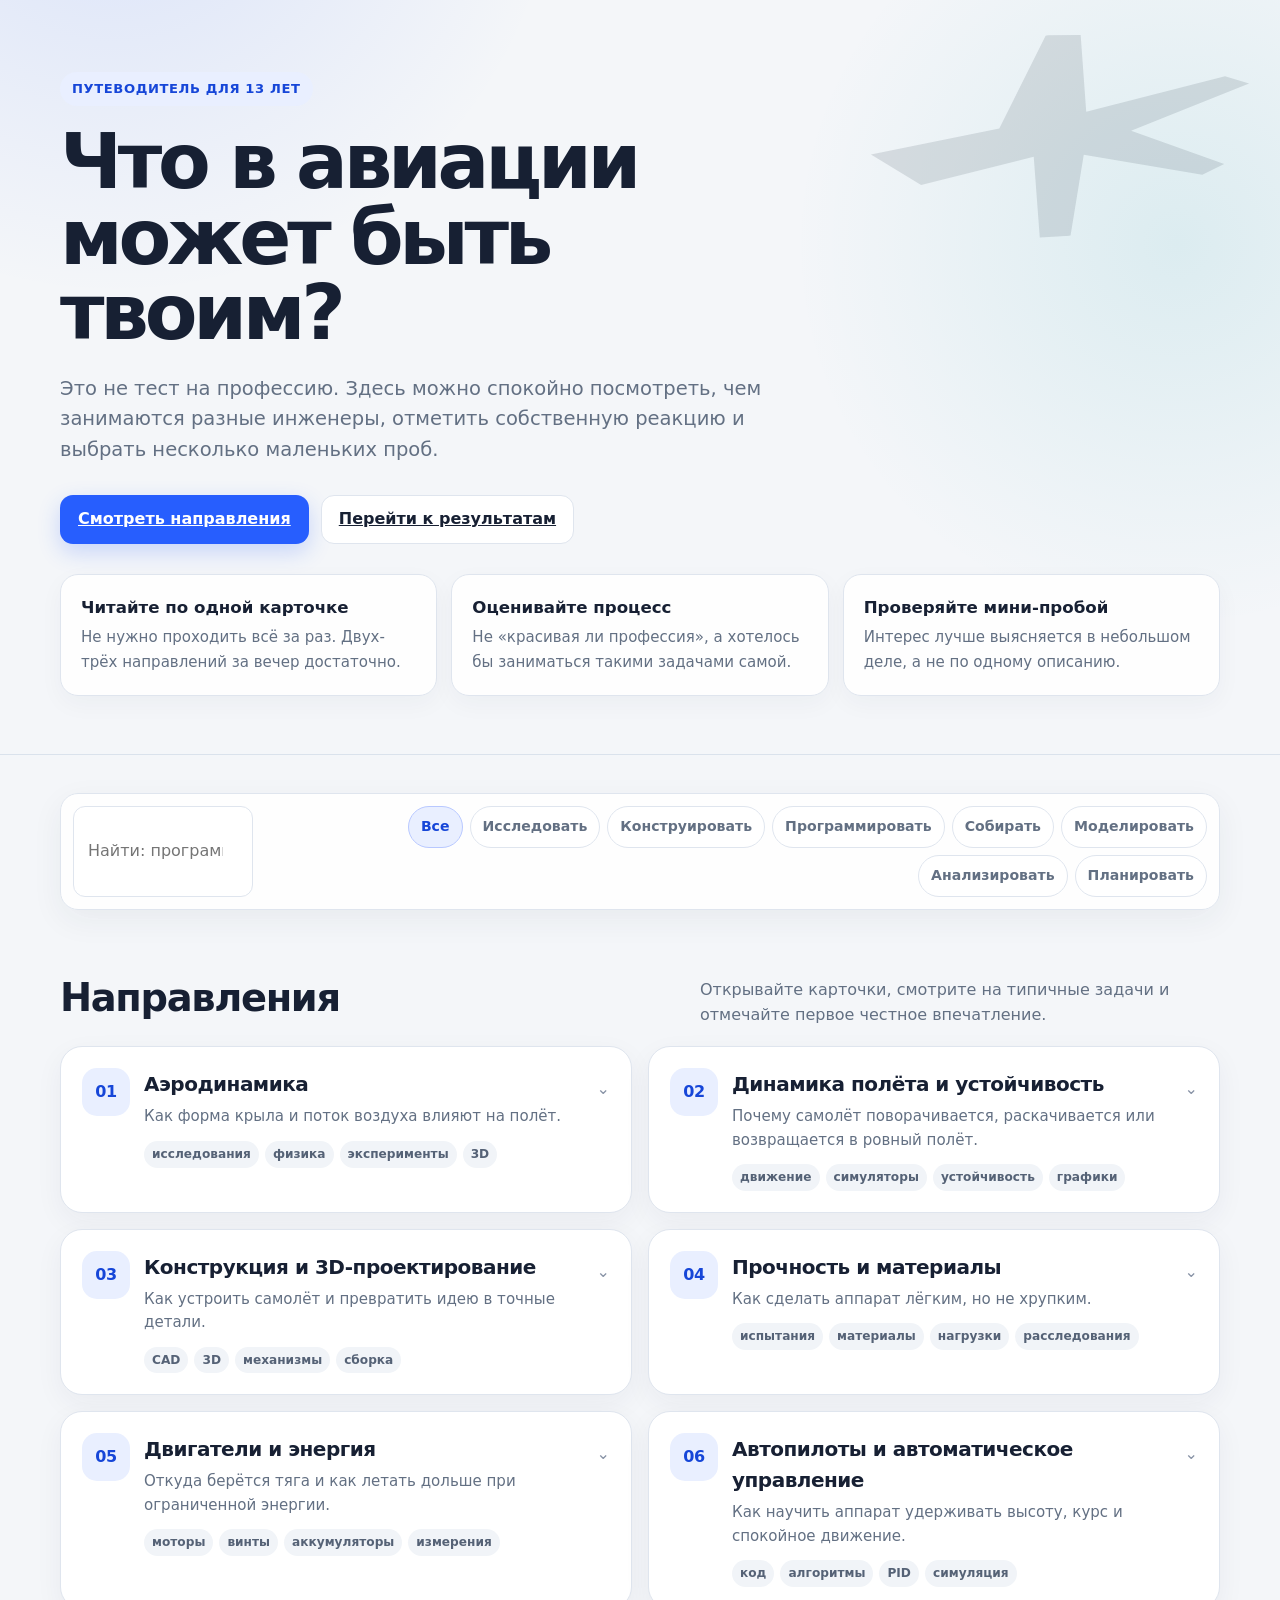
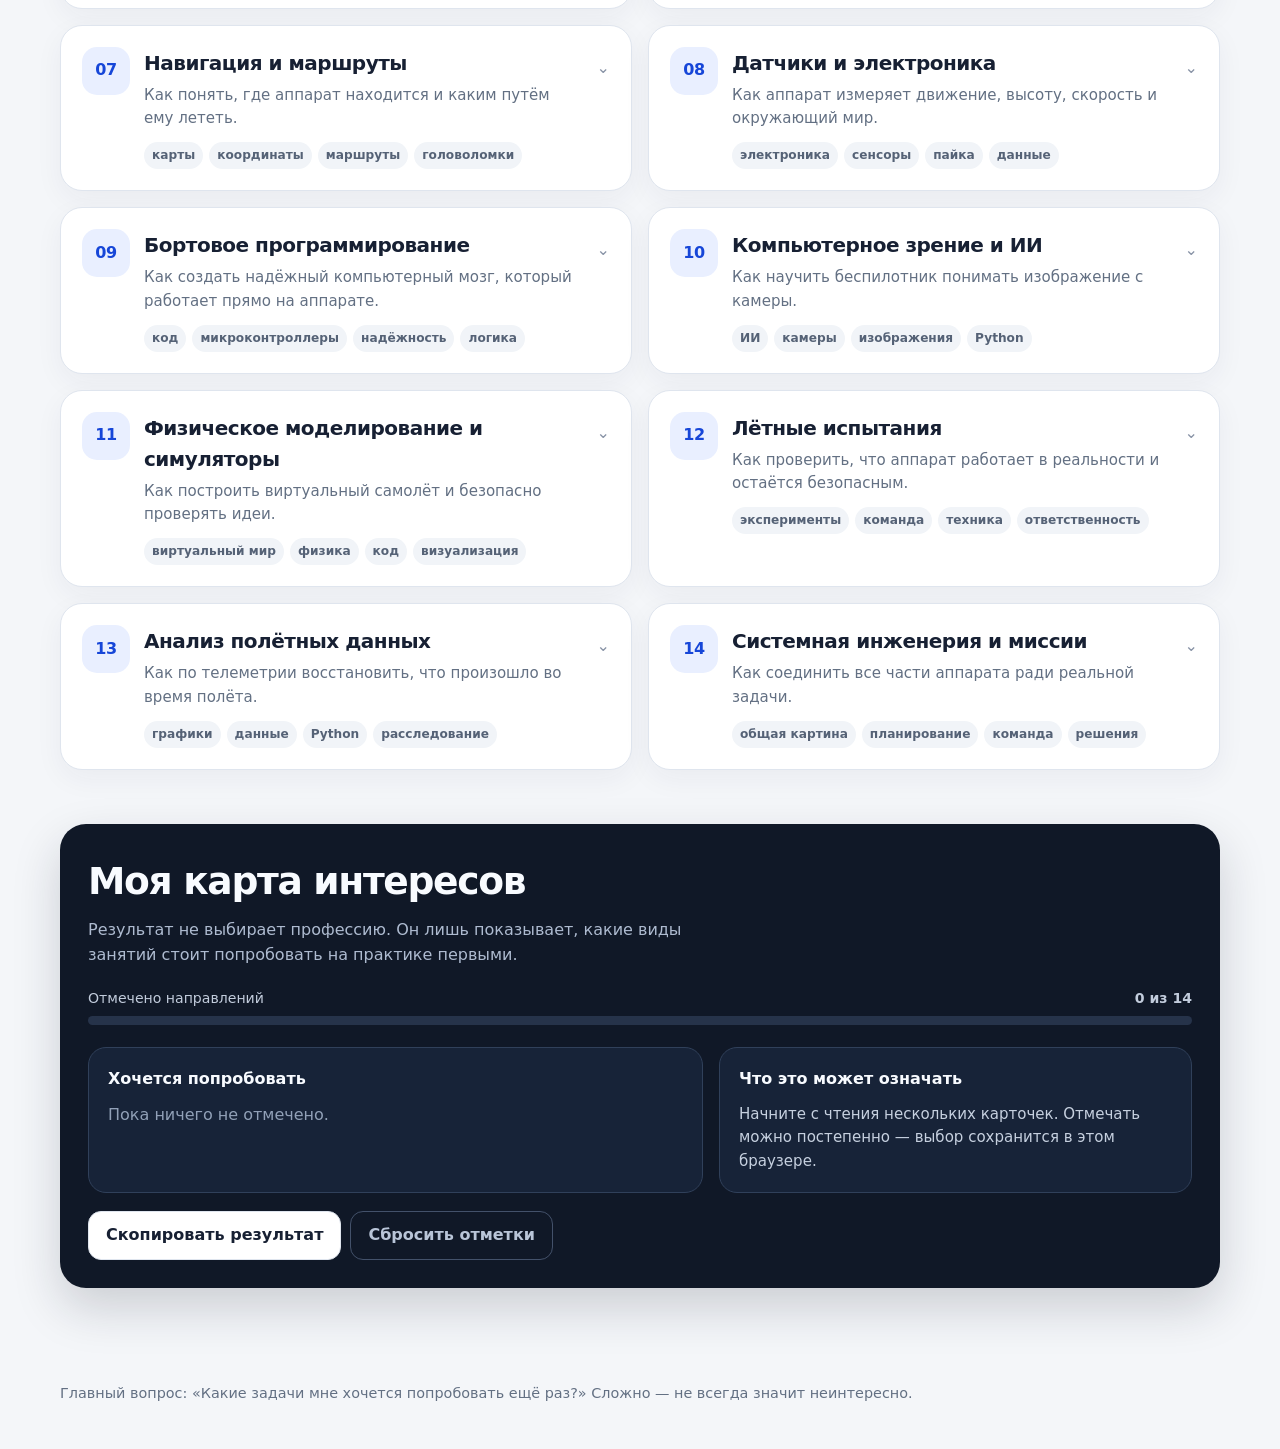
<file: aviation/index.html>
<!doctype html>
<html lang="ru">
<head>
  <meta charset="utf-8">
  <meta name="viewport" content="width=device-width, initial-scale=1">
  <meta name="description" content="Интерактивный путеводитель для подростка по направлениям авиации, беспилотников и инженерии.">
  <meta name="theme-color" content="#101827">
  <title>Что в авиации может быть твоим?</title>
  <link rel="stylesheet" href="styles.css">
</head>
<body>
  <header class="hero">
    <div class="shell">
      <div class="eyebrow">Путеводитель для 13 лет</div>
      <h1>Что в авиации может быть твоим?</h1>
      <p>Это не тест на профессию. Здесь можно спокойно посмотреть, чем занимаются разные инженеры, отметить собственную реакцию и выбрать несколько маленьких проб.</p>
      <div class="hero-actions">
        <a class="primary" href="#directions">Смотреть направления</a>
        <a class="secondary" href="#results">Перейти к результатам</a>
      </div>
      <div class="intro-grid" aria-label="Как пользоваться сайтом">
        <div class="intro-card"><strong>Читайте по одной карточке</strong><span>Не нужно проходить всё за раз. Двух-трёх направлений за вечер достаточно.</span></div>
        <div class="intro-card"><strong>Оценивайте процесс</strong><span>Не «красивая ли профессия», а хотелось бы заниматься такими задачами самой.</span></div>
        <div class="intro-card"><strong>Проверяйте мини-пробой</strong><span>Интерес лучше выясняется в небольшом деле, а не по одному описанию.</span></div>
      </div>
    </div>
  </header>

  <main class="shell">
    <div class="toolbar-wrap" aria-label="Фильтры направлений">
      <div class="toolbar">
        <input class="search" id="search" type="search" placeholder="Найти: программирование, 3D, эксперименты…" aria-label="Поиск по направлениям">
        <div class="filter-row" id="filters"></div>
      </div>
    </div>

    <section id="directions">
      <div class="section-head">
        <h2>Направления</h2>
        <p>Открывайте карточки, смотрите на типичные задачи и отмечайте первое честное впечатление.</p>
      </div>
      <div class="cards" id="cards"></div>
    </section>

    <section class="results" id="results" aria-live="polite">
      <div class="results-head">
        <div>
          <h2>Моя карта интересов</h2>
          <p class="lead">Результат не выбирает профессию. Он лишь показывает, какие виды занятий стоит попробовать на практике первыми.</p>
        </div>
      </div>
      <div class="progress">
        <div class="progress-label"><span>Отмечено направлений</span><strong id="progressText">0 из 14</strong></div>
        <div class="progress-track"><div class="progress-value" id="progressValue"></div></div>
      </div>
      <div class="result-grid">
        <div class="result-panel">
          <h3>Хочется попробовать</h3>
          <div class="selected-list" id="yesList"><span class="empty">Пока ничего не отмечено.</span></div>
        </div>
        <div class="result-panel">
          <h3>Что это может означать</h3>
          <p class="result-copy" id="interpretation">Начните с чтения нескольких карточек. Отмечать можно постепенно — выбор сохранится в этом браузере.</p>
        </div>
      </div>
      <div class="result-actions">
        <button class="secondary" id="copyResult" type="button">Скопировать результат</button>
        <button class="ghost" id="resetResult" type="button">Сбросить отметки</button>
      </div>
    </section>
  </main>

  <footer class="footer shell">
    <p>Главный вопрос: «Какие задачи мне хочется попробовать ещё раз?» Сложно — не всегда значит неинтересно.</p>
  </footer>
  <div class="toast" id="toast" role="status"></div>
  <script src="directions.js"></script>
  <script src="videos.js?v=3"></script>
  <script src="app.js"></script>
</body>
</html>
</file>
<file: aviation/styles.css>
:root {
      color-scheme: light;
      --bg: #f4f6f9;
      --surface: rgba(255,255,255,.92);
      --surface-strong: #ffffff;
      --text: #172033;
      --muted: #637083;
      --line: #dfe5ee;
      --accent: #275efe;
      --accent-dark: #1646d8;
      --accent-soft: #e9efff;
      --green: #087f5b;
      --green-soft: #e5f7f0;
      --yellow: #9a6700;
      --yellow-soft: #fff5d6;
      --red: #b42318;
      --red-soft: #ffebe9;
      --shadow: 0 14px 38px rgba(28, 40, 65, .09);
      --radius: 22px;
    }

    * { box-sizing: border-box; }
    html { scroll-behavior: smooth; }
    body {
      margin: 0;
      min-width: 320px;
      background:
        radial-gradient(circle at 9% -5%, rgba(39,94,254,.13), transparent 28rem),
        radial-gradient(circle at 92% 8%, rgba(6,148,162,.10), transparent 24rem),
        var(--bg);
      color: var(--text);
      font-family: Inter, ui-sans-serif, system-ui, -apple-system, BlinkMacSystemFont, "Segoe UI", sans-serif;
      line-height: 1.55;
    }

    button, input { font: inherit; }
    button { cursor: pointer; }
    a { color: inherit; }

    .shell { width: min(1160px, calc(100% - 32px)); margin: 0 auto; }

    .hero {
      position: relative;
      overflow: hidden;
      padding: 72px 0 50px;
      border-bottom: 1px solid rgba(214,222,234,.85);
    }
    .hero::after {
      content: "";
      position: absolute;
      right: max(2vw, 18px);
      top: 34px;
      width: clamp(180px, 30vw, 420px);
      aspect-ratio: 1.9;
      opacity: .12;
      background: currentColor;
      clip-path: polygon(0 48%, 34% 43%, 49% 0, 58% 2%, 57% 40%, 94% 31%, 100% 36%, 68% 52%, 91% 74%, 85% 78%, 55% 61%, 49% 100%, 41% 99%, 42% 59%, 12% 66%);
      transform: rotate(-7deg);
      pointer-events: none;
    }
    .eyebrow {
      display: inline-flex;
      align-items: center;
      gap: 8px;
      margin: 0 0 18px;
      padding: 7px 12px;
      border-radius: 999px;
      background: var(--accent-soft);
      color: var(--accent-dark);
      font-weight: 750;
      font-size: .82rem;
      letter-spacing: .045em;
      text-transform: uppercase;
    }
    h1 {
      max-width: 790px;
      margin: 0;
      font-size: clamp(2.3rem, 6vw, 5.4rem);
      line-height: .98;
      letter-spacing: -.055em;
    }
    .hero p {
      max-width: 720px;
      margin: 24px 0 0;
      color: var(--muted);
      font-size: clamp(1rem, 2vw, 1.22rem);
    }
    .hero-actions { display: flex; flex-wrap: wrap; gap: 12px; margin-top: 30px; }
    .primary, .secondary, .ghost {
      min-height: 46px;
      border-radius: 13px;
      padding: 11px 17px;
      border: 1px solid transparent;
      font-weight: 760;
    }
    .primary { color: white; background: var(--accent); box-shadow: 0 8px 22px rgba(39,94,254,.22); }
    .primary:hover { background: var(--accent-dark); }
    .secondary { background: var(--surface-strong); border-color: var(--line); color: var(--text); }
    .secondary:hover { border-color: #bcc7d7; }
    .ghost { background: transparent; border-color: var(--line); color: var(--muted); }
    .ghost:hover { color: var(--text); background: #fff; }

    .intro-grid {
      display: grid;
      grid-template-columns: repeat(3, 1fr);
      gap: 14px;
      padding: 30px 0 8px;
    }
    .intro-card {
      padding: 20px;
      border: 1px solid var(--line);
      border-radius: 18px;
      background: var(--surface);
      box-shadow: 0 8px 24px rgba(32,45,72,.04);
    }
    .intro-card strong { display: block; margin-bottom: 5px; font-size: 1.04rem; }
    .intro-card span { color: var(--muted); font-size: .94rem; }

    .toolbar-wrap {
      position: sticky;
      z-index: 20;
      top: 0;
      margin-top: 28px;
      padding: 10px 0;
      background: rgba(244,246,249,.88);
      backdrop-filter: blur(14px);
    }
    .toolbar {
      display: grid;
      grid-template-columns: minmax(180px, 1fr) auto;
      gap: 12px;
      padding: 12px;
      border: 1px solid var(--line);
      border-radius: 18px;
      background: rgba(255,255,255,.9);
      box-shadow: 0 10px 32px rgba(32,45,72,.06);
    }
    .search {
      width: 100%;
      min-height: 44px;
      border: 1px solid var(--line);
      border-radius: 12px;
      padding: 0 14px;
      background: #fff;
      color: var(--text);
      outline: none;
    }
    .search:focus { border-color: var(--accent); box-shadow: 0 0 0 3px rgba(39,94,254,.12); }
    .filter-row { display: flex; flex-wrap: wrap; justify-content: flex-end; gap: 7px; }
    .chip {
      min-height: 42px;
      border: 1px solid var(--line);
      border-radius: 999px;
      padding: 8px 12px;
      background: #fff;
      color: var(--muted);
      font-weight: 700;
      font-size: .88rem;
    }
    .chip:hover, .chip.active { color: var(--accent-dark); border-color: #b8c8ff; background: var(--accent-soft); }

    main { padding-bottom: 70px; }
    .section-head {
      display: flex;
      justify-content: space-between;
      align-items: end;
      gap: 20px;
      margin: 48px 0 19px;
    }
    .section-head h2 { margin: 0; font-size: clamp(1.65rem, 3vw, 2.45rem); letter-spacing: -.035em; }
    .section-head p { max-width: 520px; margin: 0; color: var(--muted); }

    .cards { display: grid; grid-template-columns: repeat(2, minmax(0,1fr)); gap: 16px; }
    .card {
      overflow: hidden;
      border: 1px solid var(--line);
      border-radius: var(--radius);
      background: var(--surface-strong);
      box-shadow: 0 9px 28px rgba(32,45,72,.05);
      transition: transform .18s ease, box-shadow .18s ease, border-color .18s ease;
    }
    .card:hover { transform: translateY(-2px); box-shadow: var(--shadow); border-color: #cbd5e4; }
    .card.hidden { display: none; }
    .card-head {
      width: 100%;
      display: grid;
      grid-template-columns: 48px 1fr auto;
      align-items: start;
      gap: 14px;
      border: 0;
      padding: 21px;
      text-align: left;
      background: transparent;
      color: inherit;
    }
    .index {
      display: grid;
      place-items: center;
      width: 48px;
      height: 48px;
      border-radius: 15px;
      background: var(--accent-soft);
      color: var(--accent-dark);
      font-weight: 850;
      letter-spacing: -.03em;
    }
    .card h3 { margin: 1px 0 5px; font-size: 1.25rem; letter-spacing: -.025em; }
    .card-summary { margin: 0; color: var(--muted); font-size: .94rem; }
    .chevron { margin-top: 9px; color: #8792a5; transition: transform .2s ease; }
    .card.open .chevron { transform: rotate(180deg); }
    .tags { display: flex; flex-wrap: wrap; gap: 6px; margin-top: 12px; }
    .tag { padding: 4px 8px; border-radius: 999px; background: #f1f4f8; color: #556276; font-size: .76rem; font-weight: 720; }

    .card-body { display: none; border-top: 1px solid var(--line); padding: 0 21px 22px; }
    .card.open .card-body { display: block; }
    .detail-grid { display: grid; grid-template-columns: 1fr 1fr; gap: 16px; padding-top: 20px; }
    .detail { padding: 16px; border-radius: 15px; background: #f7f9fc; }
    .detail h4 { margin: 0 0 8px; font-size: .82rem; text-transform: uppercase; letter-spacing: .045em; color: #59667a; }
    .detail p, .detail ul { margin: 0; font-size: .93rem; }
    .detail ul { padding-left: 18px; }
    .detail li + li { margin-top: 5px; }
    .trial { grid-column: 1 / -1; border: 1px dashed #b9c5d7; background: #fff; }
    .trial strong { color: var(--accent-dark); }

    .video-card {
      grid-column: 1 / -1;
      overflow: hidden;
      border: 1px solid #ccd6e5;
      border-radius: 17px;
      background: #fff;
    }
    .video-heading {
      display: flex;
      justify-content: space-between;
      align-items: baseline;
      gap: 12px;
      padding: 15px 16px 11px;
    }
    .video-heading h4 {
      margin: 0;
      font-size: .82rem;
      text-transform: uppercase;
      letter-spacing: .045em;
      color: #59667a;
    }
    .video-heading span { color: var(--muted); font-size: .78rem; }
    .video-preview, .video-frame {
      position: relative;
      display: block;
      width: 100%;
      aspect-ratio: 16 / 9;
      overflow: hidden;
      border: 0;
      padding: 0;
      background: #111827;
    }
    .video-preview { cursor: pointer; }
    .video-preview img {
      width: 100%;
      height: 100%;
      display: block;
      object-fit: cover;
      transition: transform .25s ease, opacity .25s ease;
    }
    .video-preview::after {
      content: "";
      position: absolute;
      inset: 0;
      background: linear-gradient(180deg, rgba(4,10,22,.02), rgba(4,10,22,.4));
    }
    .video-preview:hover img { transform: scale(1.018); opacity: .92; }
    .video-play {
      position: absolute;
      z-index: 2;
      left: 50%;
      top: 50%;
      display: grid;
      place-items: center;
      width: 66px;
      height: 48px;
      transform: translate(-50%, -50%);
      border-radius: 14px;
      background: #ff0033;
      color: #fff;
      font-size: 1.35rem;
      line-height: 1;
      box-shadow: 0 12px 28px rgba(0,0,0,.28);
    }
    .video-preview:focus-visible { outline: 3px solid rgba(39,94,254,.45); outline-offset: 3px; }
    .video-frame iframe { width: 100%; height: 100%; border: 0; }
    .video-copy { padding: 14px 16px 16px; }
    .video-title { margin: 0; font-weight: 820; letter-spacing: -.012em; }
    .video-channel { margin: 3px 0 0; color: var(--muted); font-size: .84rem; }
    .video-note { margin: 11px 0 0; color: #3f4d62; font-size: .91rem; }
    .video-watch { margin: 8px 0 0; color: #5b687a; font-size: .86rem; }
    .video-link {
      display: inline-flex;
      align-items: center;
      gap: 6px;
      margin-top: 11px;
      color: var(--accent-dark);
      font-weight: 760;
      font-size: .87rem;
      text-decoration: none;
    }
    .video-link:hover { text-decoration: underline; }
    .video-language {
      grid-column: 1 / -1;
      margin: -4px 2px 0;
      color: var(--muted);
      font-size: .82rem;
    }

    .rating {
      display: grid;
      grid-template-columns: repeat(3, 1fr);
      gap: 8px;
      margin-top: 17px;
    }
    .rating button {
      min-height: 44px;
      border: 1px solid var(--line);
      border-radius: 12px;
      background: #fff;
      color: var(--muted);
      font-weight: 750;
    }
    .rating button:hover { border-color: #aebacf; color: var(--text); }
    .rating button[data-value="yes"].selected { background: var(--green-soft); border-color: #99dbc5; color: var(--green); }
    .rating button[data-value="maybe"].selected { background: var(--yellow-soft); border-color: #eed48f; color: var(--yellow); }
    .rating button[data-value="no"].selected { background: var(--red-soft); border-color: #f3bbb5; color: var(--red); }

    .results {
      margin-top: 54px;
      padding: 28px;
      border-radius: 26px;
      background: #101827;
      color: #f8fbff;
      box-shadow: 0 20px 48px rgba(20,29,47,.18);
    }
    .results-head { display: flex; justify-content: space-between; align-items: start; gap: 20px; }
    .results h2 { margin: 0; font-size: clamp(1.65rem, 3vw, 2.35rem); letter-spacing: -.035em; }
    .results .lead { max-width: 650px; margin: 8px 0 0; color: #aebbd0; }
    .progress { margin-top: 20px; }
    .progress-label { display: flex; justify-content: space-between; margin-bottom: 7px; color: #c2ccdc; font-size: .88rem; }
    .progress-track { overflow: hidden; height: 9px; border-radius: 999px; background: #26334a; }
    .progress-value { width: 0; height: 100%; border-radius: inherit; background: linear-gradient(90deg,#6e92ff,#65d7c8); transition: width .2s ease; }
    .result-grid { display: grid; grid-template-columns: 1.3fr 1fr; gap: 16px; margin-top: 22px; }
    .result-panel { padding: 19px; border: 1px solid #30405a; border-radius: 18px; background: #172338; }
    .result-panel h3 { margin: 0 0 11px; font-size: 1rem; }
    .selected-list { display: flex; flex-wrap: wrap; gap: 8px; min-height: 32px; }
    .result-pill { padding: 7px 10px; border-radius: 999px; background: #263b60; color: #e9f0ff; font-size: .88rem; font-weight: 700; }
    .empty { color: #91a0b7; }
    .result-copy { margin: 0; color: #c6d0df; font-size: .94rem; }
    .result-actions { display: flex; flex-wrap: wrap; gap: 9px; margin-top: 18px; }
    .results .secondary { background: #fff; }
    .results .ghost { border-color: #43516a; color: #b9c5d8; }
    .results .ghost:hover { background: #1e2c44; color: white; }

    .footer { padding: 24px 0 45px; color: var(--muted); font-size: .9rem; }
    .footer p { margin: 0; }

    .toast {
      position: fixed;
      left: 50%;
      bottom: 22px;
      z-index: 50;
      transform: translate(-50%, 20px);
      opacity: 0;
      pointer-events: none;
      padding: 10px 14px;
      border-radius: 12px;
      background: #101827;
      color: white;
      box-shadow: var(--shadow);
      transition: .2s ease;
    }
    .toast.show { opacity: 1; transform: translate(-50%, 0); }

    @media (max-width: 900px) {
      .intro-grid { grid-template-columns: 1fr; }
      .toolbar { grid-template-columns: 1fr; }
      .filter-row { justify-content: flex-start; }
      .cards { grid-template-columns: 1fr; }
      .result-grid { grid-template-columns: 1fr; }
    }
    @media (max-width: 620px) {
      .shell { width: min(100% - 20px, 1160px); }
      .hero { padding-top: 50px; }
      .hero::after { opacity: .065; top: 70px; }
      .section-head, .results-head { display: block; }
      .section-head p { margin-top: 8px; }
      .detail-grid { grid-template-columns: 1fr; }
      .trial { grid-column: auto; }
      .rating { grid-template-columns: 1fr; }
      .video-heading { display: block; }
      .video-heading span { display: block; margin-top: 4px; }
      .card-head { grid-template-columns: 42px 1fr auto; padding: 17px; }
      .index { width: 42px; height: 42px; }
      .results { padding: 21px 17px; }
    }
    @media (prefers-reduced-motion: reduce) {
      *, *::before, *::after { scroll-behavior: auto !important; transition: none !important; }
    }
</file>
